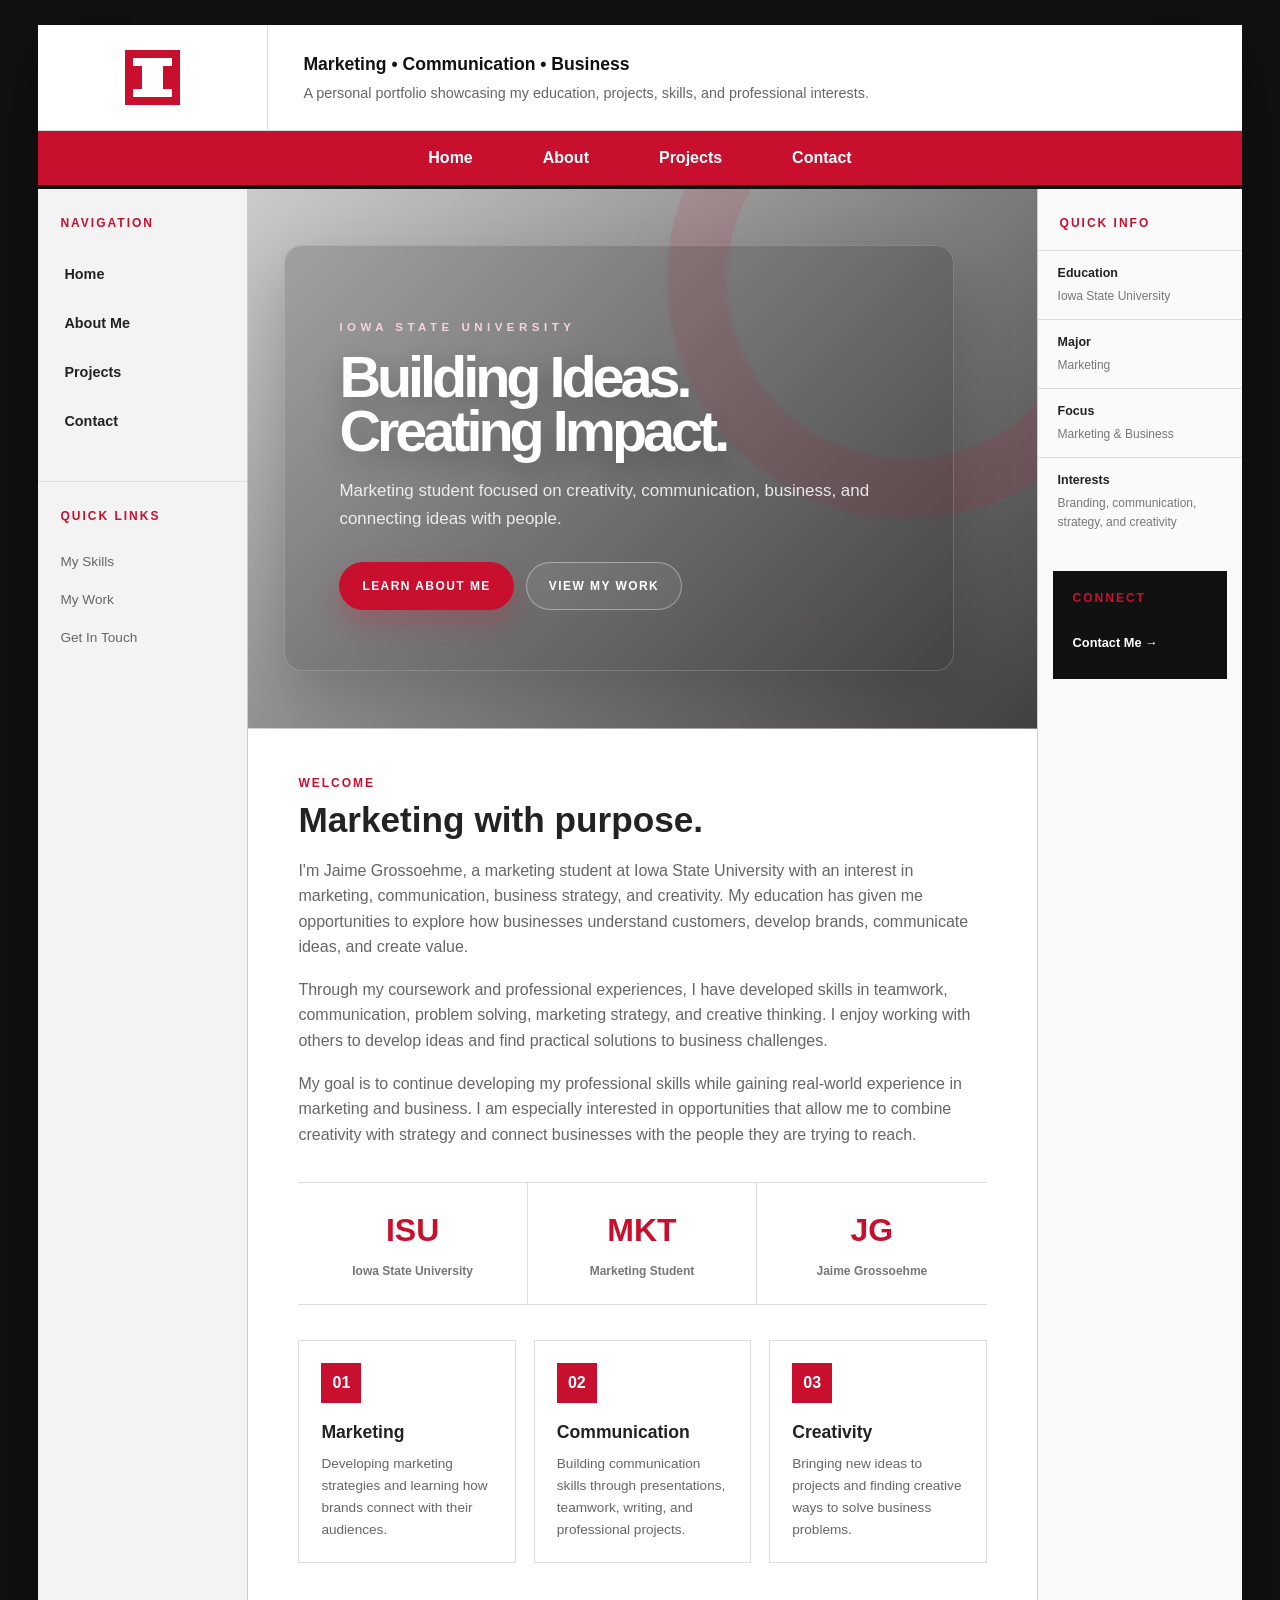
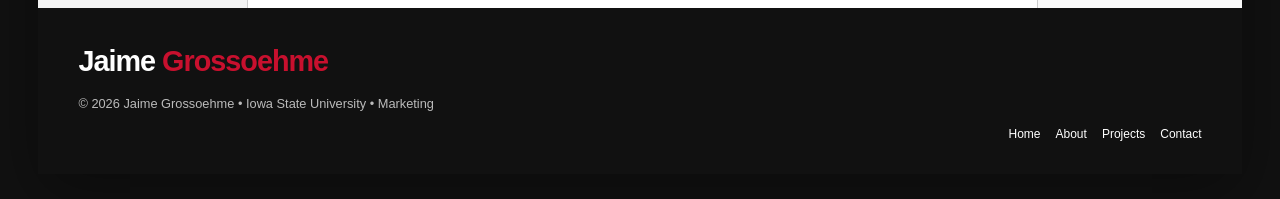
<file: index.html>
<!DOCTYPE html>
<html lang="en">

<head>
    <meta charset="UTF-8">
    <meta name="viewport" content="width=device-width, initial-scale=1.0">

    <title>Jaime Grossoehme | Marketing Student</title>

    <link rel="stylesheet" href="styles.css">
    <link rel="stylesheet" href="styles-professional.css">
</head>

<body>

<div class="site-wrapper">

    <!-- ================= HEADER ================= -->

    <header class="site-header">

        <a href="index.html" class="brand">

            <div class="brand-logo" aria-label="Iowa State inspired logo"></div>

            <div class="brand-text">
                <span class="brand-name">Jaime Grossoehme</span>

                <span class="brand-subtitle">
                    Marketing Student • Iowa State University
                </span>
            </div>

        </a>

        <div class="header-info">

            <strong>Marketing • Communication • Business</strong>

            <p>
                A personal portfolio showcasing my education,
                projects, skills, and professional interests.
            </p>

        </div>

    </header>


    <!-- ================= PRIMARY NAVIGATION ================= -->

    <nav id="main-nav"></nav>


    <!-- ================= MAIN WEBSITE LAYOUT ================= -->

    <div class="website-layout">


        <!-- ================= LEFT SIDEBAR ================= -->

        <aside class="left-sidebar">

            <div class="sidebar-title">
                NAVIGATION
            </div>

            <nav class="side-nav">

                <a href="index.html">Home</a>

                <a href="about.html">About Me</a>

                <a href="projects.html">Projects</a>

                <a href="contact.html">Contact</a>

            </nav>


            <div class="sidebar-section">

                <div class="sidebar-title">
                    QUICK LINKS
                </div>

                <a href="about.html">My Skills</a>

                <a href="projects.html">My Work</a>

                <a href="contact.html">Get In Touch</a>

            </div>

        </aside>



        <!-- ================= MAIN CONTENT ================= -->

        <main class="main-content">

            <!-- Hero image / visual -->

            <section class="hero-image">

                <div class="hero-image-content">

                    <div class="eyebrow">
                        IOWA STATE UNIVERSITY
                    </div>

                    <h1>
                        Building Ideas.<br>
                        Creating Impact.
                    </h1>

                    <p>
                        Marketing student focused on creativity,
                        communication, business, and connecting
                        ideas with people.
                    </p>

                    <div class="hero-buttons">

                        <a href="about.html" class="button">
                            Learn About Me
                        </a>

                        <a href="projects.html" class="button-outline">
                            View My Work
                        </a>

                    </div>

                </div>

            </section>


            <!-- Main content -->

            <section class="main-content-section">

                <div class="section-label">
                    WELCOME
                </div>

                <h2>
                    Marketing with purpose.
                </h2>

                <p>
                    I'm Jaime Grossoehme, a marketing student at Iowa State
                    University with an interest in marketing, communication,
                    business strategy, and creativity. My education has given
                    me opportunities to explore how businesses understand
                    customers, develop brands, communicate ideas, and create
                    value.
                </p>

                <p>
                    Through my coursework and professional experiences, I have
                    developed skills in teamwork, communication, problem
                    solving, marketing strategy, and creative thinking. I enjoy
                    working with others to develop ideas and find practical
                    solutions to business challenges.
                </p>

                <p>
                    My goal is to continue developing my professional skills
                    while gaining real-world experience in marketing and
                    business. I am especially interested in opportunities that
                    allow me to combine creativity with strategy and connect
                    businesses with the people they are trying to reach.
                </p>


                <!-- Stats -->

                <div class="stats">

                    <div class="stat">

                        <span class="stat-number">
                            ISU
                        </span>

                        <span class="stat-label">
                            Iowa State University
                        </span>

                    </div>


                    <div class="stat">

                        <span class="stat-number">
                            MKT
                        </span>

                        <span class="stat-label">
                            Marketing Student
                        </span>

                    </div>


                    <div class="stat">

                        <span class="stat-number">
                            JG
                        </span>

                        <span class="stat-label">
                            Jaime Grossoehme
                        </span>

                    </div>

                </div>


                <!-- Feature cards -->

                <div class="card-grid">

                    <div class="card">

                        <div class="card-icon">
                            01
                        </div>

                        <h3>
                            Marketing
                        </h3>

                        <p>
                            Developing marketing strategies and learning how
                            brands connect with their audiences.
                        </p>

                    </div>


                    <div class="card">

                        <div class="card-icon">
                            02
                        </div>

                        <h3>
                            Communication
                        </h3>

                        <p>
                            Building communication skills through presentations,
                            teamwork, writing, and professional projects.
                        </p>

                    </div>


                    <div class="card">

                        <div class="card-icon">
                            03
                        </div>

                        <h3>
                            Creativity
                        </h3>

                        <p>
                            Bringing new ideas to projects and finding creative
                            ways to solve business problems.
                        </p>

                    </div>

                </div>

            </section>

        </main>



        <!-- ================= RIGHT SIDEBAR ================= -->

        <aside class="right-sidebar">

            <div class="sticky-content">

                <div class="sidebar-title">
                    QUICK INFO
                </div>

                <div class="info-item">

                    <strong>Education</strong>

                    <span>
                        Iowa State University
                    </span>

                </div>


                <div class="info-item">

                    <strong>Major</strong>

                    <span>
                        Marketing
                    </span>

                </div>


                <div class="info-item">

                    <strong>Focus</strong>

                    <span>
                        Marketing & Business
                    </span>

                </div>


                <div class="info-item">

                    <strong>Interests</strong>

                    <span>
                        Branding, communication,
                        strategy, and creativity
                    </span>

                </div>


                <div class="social-box">

                    <div class="sidebar-title">
                        CONNECT
                    </div>

                    <a href="contact.html">
                        Contact Me →
                    </a>

                </div>

            </div>

        </aside>

    </div>



    <!-- ================= FOOTER ================= -->

    <footer>

        <div class="footer-brand">
            Jaime <span>Grossoehme</span>
        </div>

        <p>
            © 2026 Jaime Grossoehme • Iowa State University • Marketing
        </p>

        <div class="footer-links">

            <a href="index.html">Home</a>

            <a href="about.html">About</a>

            <a href="projects.html">Projects</a>

            <a href="contact.html">Contact</a>

        </div>

    </footer>

</div>


<script src="nav.js"></script>

</body>
</html>
</file>
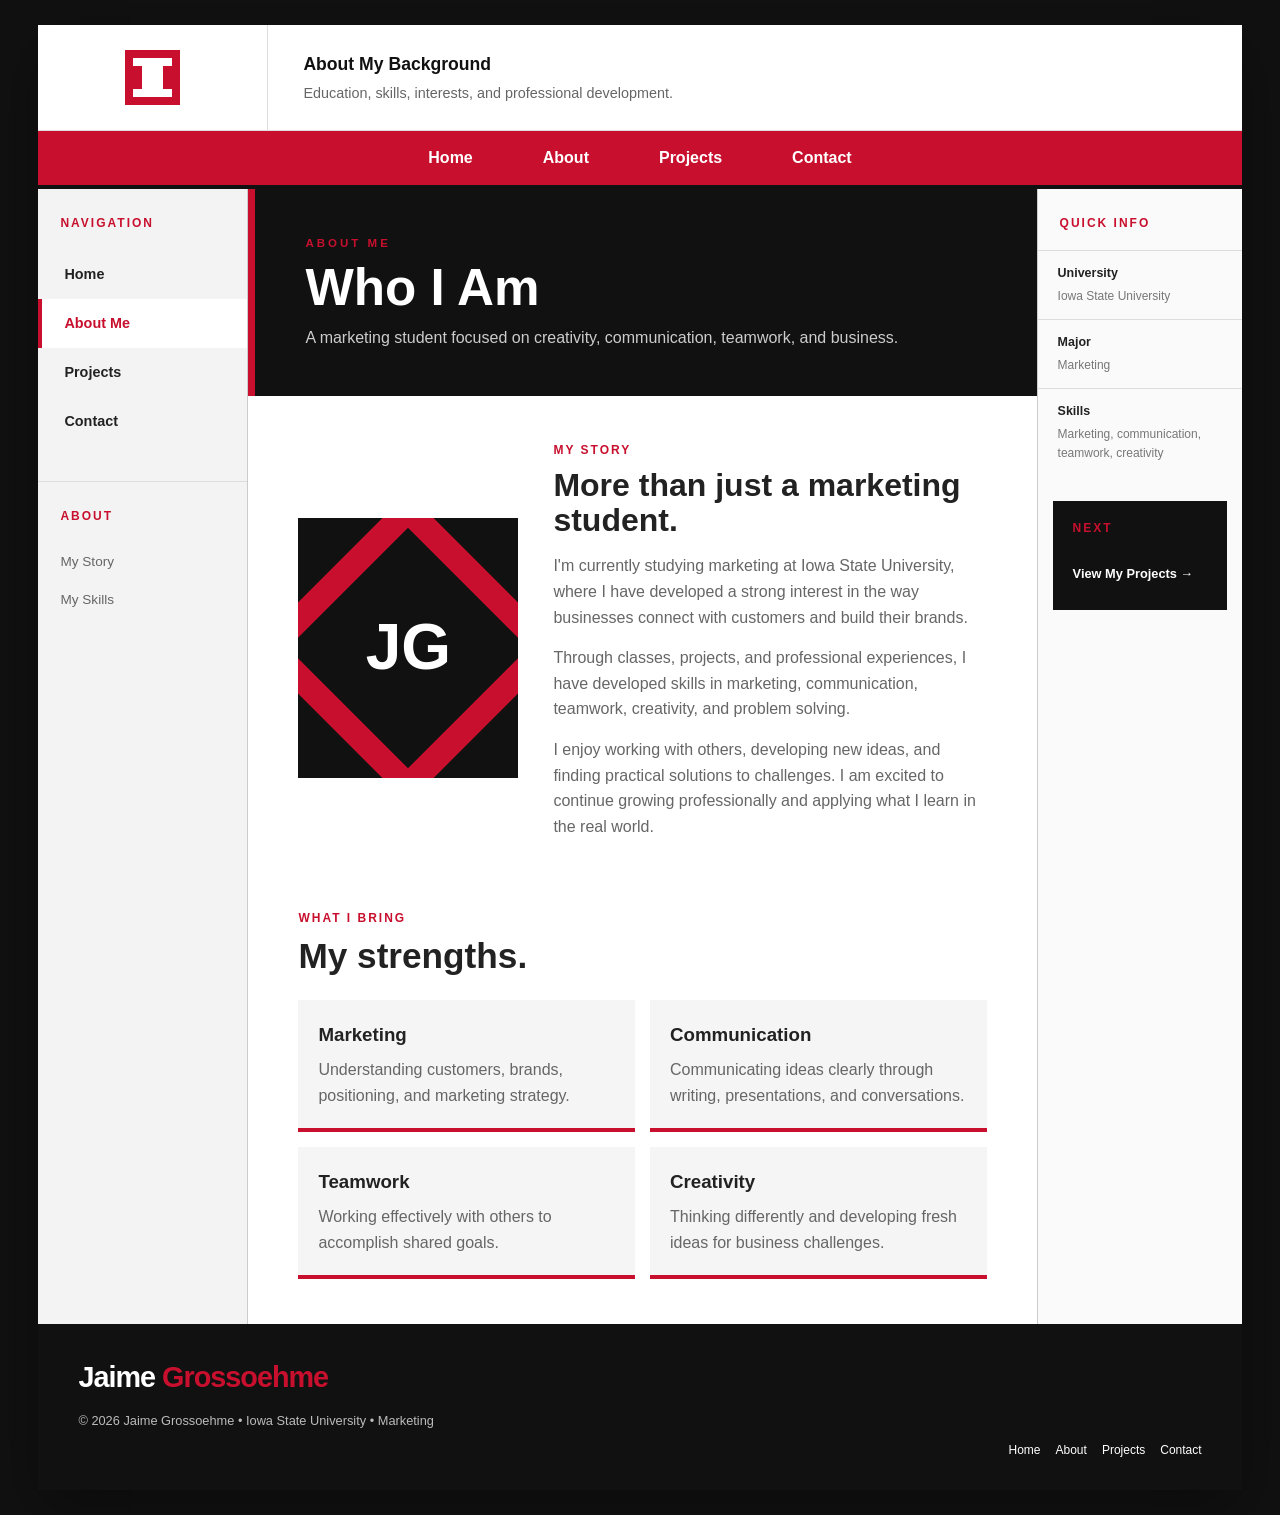
<file: about.html>
<!DOCTYPE html>
<html lang="en">

<head>

    <meta charset="UTF-8">
    <meta name="viewport" content="width=device-width, initial-scale=1.0">

    <title>About | Jaime Grossoehme</title>

    <link rel="stylesheet" href="styles.css">

</head>

<body>

<div class="site-wrapper">


    <!-- HEADER -->

    <header class="site-header">

        <a href="index.html" class="brand">

            <div class="brand-logo" aria-label="Iowa State inspired logo"></div>

            <div class="brand-text">

                <span class="brand-name">
                    Jaime Grossoehme
                </span>

                <span class="brand-subtitle">
                    Marketing Student • Iowa State University
                </span>

            </div>

        </a>


        <div class="header-info">

            <strong>
                About My Background
            </strong>

            <p>
                Education, skills, interests, and professional development.
            </p>

        </div>

    </header>


    <!-- NAVIGATION -->

    <nav id="main-nav"></nav>


    <!-- THREE COLUMN LAYOUT -->

    <div class="website-layout">


        <!-- LEFT -->

        <aside class="left-sidebar">

            <div class="sidebar-title">
                NAVIGATION
            </div>

            <nav class="side-nav">

                <a href="index.html">
                    Home
                </a>

                <a href="about.html" class="active">
                    About Me
                </a>

                <a href="projects.html">
                    Projects
                </a>

                <a href="contact.html">
                    Contact
                </a>

            </nav>


            <div class="sidebar-section">

                <div class="sidebar-title">
                    ABOUT
                </div>

                <a href="#story">
                    My Story
                </a>

                <a href="#skills">
                    My Skills
                </a>

            </div>

        </aside>



        <!-- CENTER -->

        <main class="main-content">


            <section class="page-hero">

                <div class="eyebrow">
                    ABOUT ME
                </div>

                <h1>
                    Who I Am
                </h1>

                <p>
                    A marketing student focused on creativity,
                    communication, teamwork, and business.
                </p>

            </section>


            <section class="main-content-section" id="story">

                <div class="about-grid">

                    <div class="about-image">

                        <div class="about-initials">
                            JG
                        </div>

                    </div>


                    <div class="about-text">

                        <div class="section-label">
                            MY STORY
                        </div>

                        <h2>
                            More than just a marketing student.
                        </h2>

                        <p>
                            I'm currently studying marketing at Iowa State
                            University, where I have developed a strong
                            interest in the way businesses connect with
                            customers and build their brands.
                        </p>

                        <p>
                            Through classes, projects, and professional
                            experiences, I have developed skills in marketing,
                            communication, teamwork, creativity, and problem
                            solving.
                        </p>

                        <p>
                            I enjoy working with others, developing new ideas,
                            and finding practical solutions to challenges.
                            I am excited to continue growing professionally
                            and applying what I learn in the real world.
                        </p>

                    </div>

                </div>


                <div class="skills" id="skills">

                    <div class="section-label">
                        WHAT I BRING
                    </div>

                    <h2>
                        My strengths.
                    </h2>


                    <div class="skill-grid">

                        <div class="skill">

                            <h3>
                                Marketing
                            </h3>

                            <p>
                                Understanding customers, brands, positioning,
                                and marketing strategy.
                            </p>

                        </div>


                        <div class="skill">

                            <h3>
                                Communication
                            </h3>

                            <p>
                                Communicating ideas clearly through writing,
                                presentations, and conversations.
                            </p>

                        </div>


                        <div class="skill">

                            <h3>
                                Teamwork
                            </h3>

                            <p>
                                Working effectively with others to accomplish
                                shared goals.
                            </p>

                        </div>


                        <div class="skill">

                            <h3>
                                Creativity
                            </h3>

                            <p>
                                Thinking differently and developing fresh
                                ideas for business challenges.
                            </p>

                        </div>

                    </div>

                </div>

            </section>

        </main>



        <!-- RIGHT -->

        <aside class="right-sidebar">

            <div class="sticky-content">

                <div class="sidebar-title">
                    QUICK INFO
                </div>

                <div class="info-item">

                    <strong>
                        University
                    </strong>

                    <span>
                        Iowa State University
                    </span>

                </div>

                <div class="info-item">

                    <strong>
                        Major
                    </strong>

                    <span>
                        Marketing
                    </span>

                </div>

                <div class="info-item">

                    <strong>
                        Skills
                    </strong>

                    <span>
                        Marketing, communication,
                        teamwork, creativity
                    </span>

                </div>


                <div class="social-box">

                    <div class="sidebar-title">
                        NEXT
                    </div>

                    <a href="projects.html">
                        View My Projects →
                    </a>

                </div>

            </div>

        </aside>

    </div>



    <!-- FOOTER -->

    <footer>

        <div class="footer-brand">
            Jaime <span>Grossoehme</span>
        </div>

        <p>
            © 2026 Jaime Grossoehme • Iowa State University • Marketing
        </p>

        <div class="footer-links">

            <a href="index.html">Home</a>

            <a href="about.html">About</a>

            <a href="projects.html">Projects</a>

            <a href="contact.html">Contact</a>

        </div>

    </footer>

</div>


<script src="nav.js"></script>

</body>
</html>
</file>
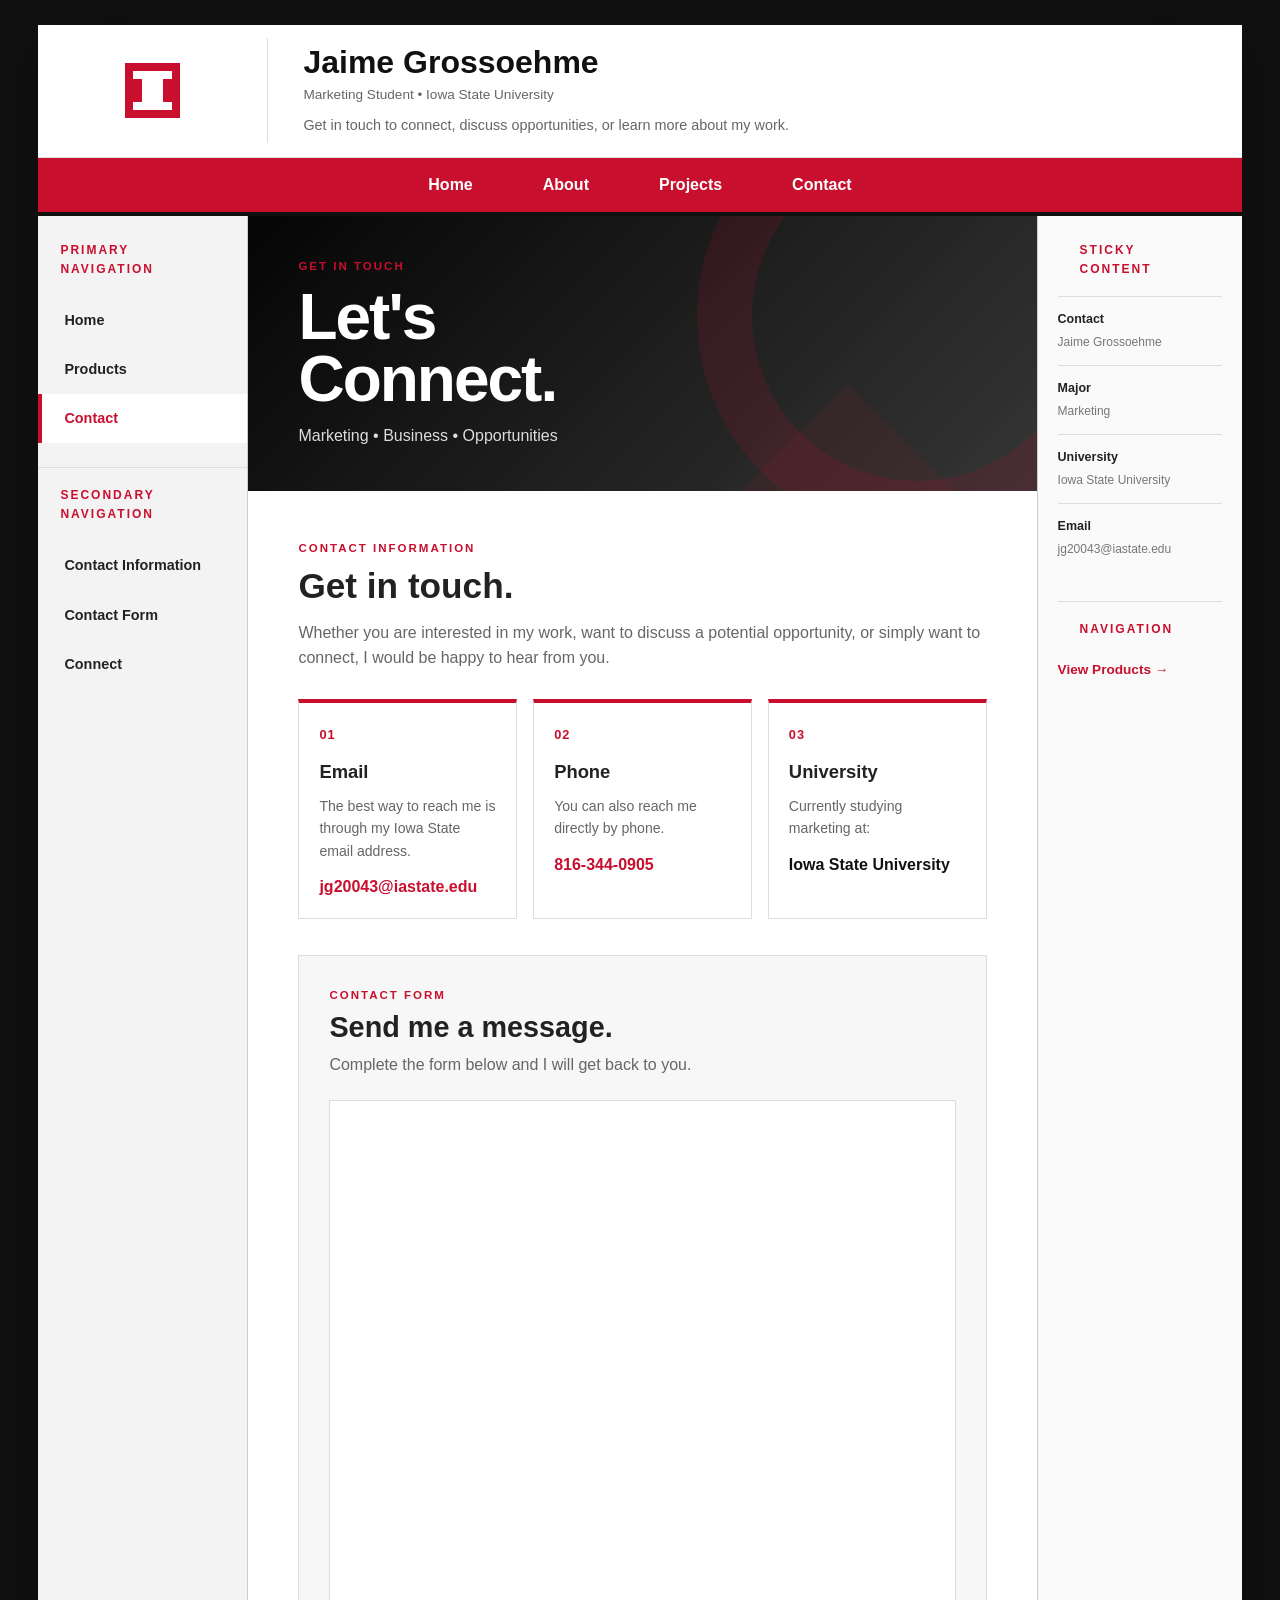
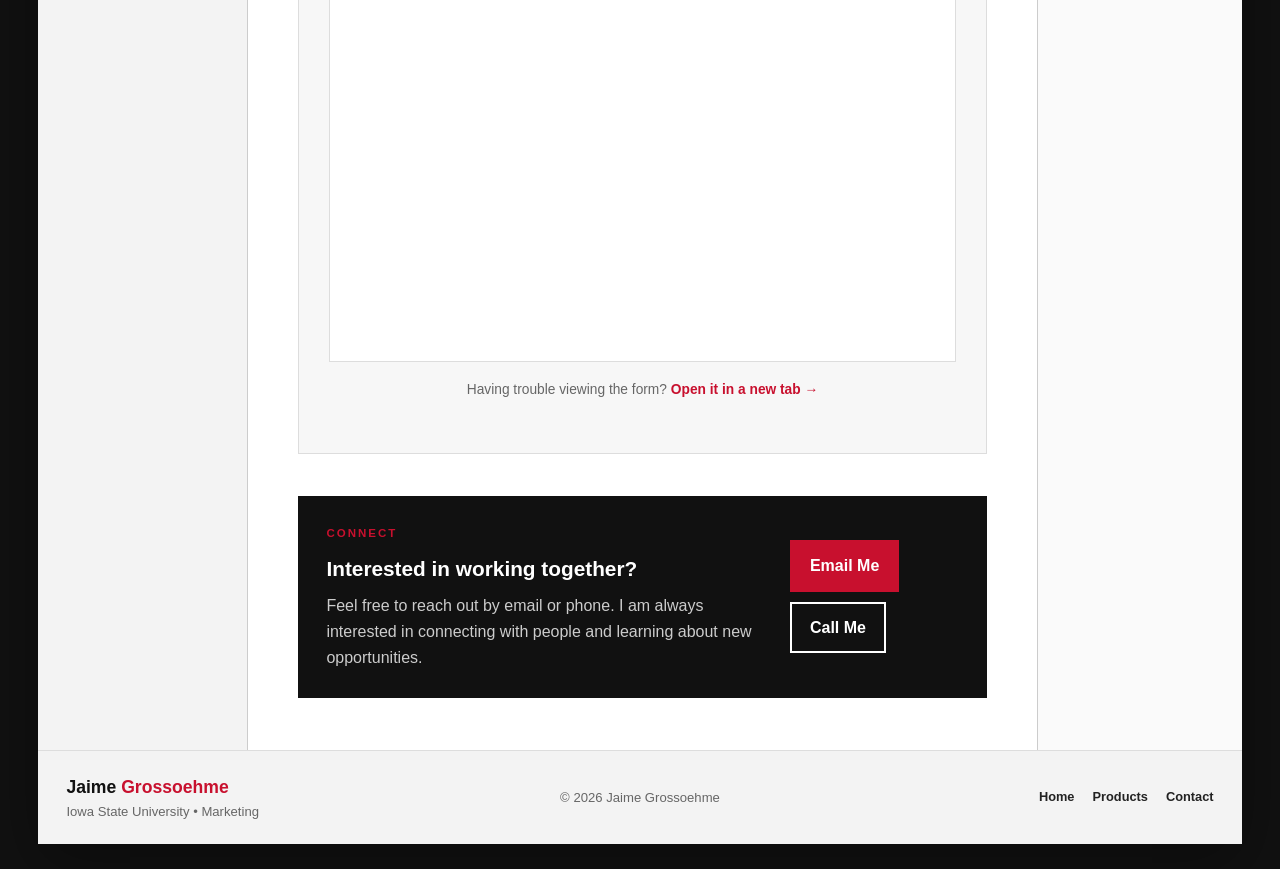
<file: contact.html>
<!DOCTYPE html>
<html lang="en">

<head>
    <meta charset="UTF-8">
    <meta name="viewport" content="width=device-width, initial-scale=1.0">
    <title>Contact | Jaime Grossoehme</title>
    <link rel="stylesheet" href="styles.css">

    <style>
        /* Contact page refinements to match the original portfolio aesthetic */

        body {
            background: #111111;
        }

        .site-wrapper {
            overflow: hidden;
        }

        .top-header {
            display: grid;
            grid-template-columns: 230px 1fr;
            align-items: center;
            min-height: 105px;
            border-bottom: 1px solid #dddddd;
            background: #ffffff;
        }

        .logo-area {
            height: 105px;
            display: flex;
            align-items: center;
            justify-content: center;
            border-right: 1px solid #dddddd;
        }

        .logo-link {
            display: inline-flex;
            align-items: center;
            justify-content: center;
            width: 100%;
            height: 100%;
        }

        .brand-logo {
            width: 55px;
            height: 55px;
            background: #c8102e;
            position: relative;
            overflow: hidden;
            flex-shrink: 0;
        }

        .brand-logo::before {
            content: "";
            position: absolute;
            width: 21px;
            height: 37px;
            background: #ffffff;
            top: 9px;
            left: 17px;
        }

        .brand-logo::after {
            content: "";
            position: absolute;
            width: 39px;
            height: 8px;
            background: #ffffff;
            top: 8px;
            left: 8px;
            box-shadow: 0 31px 0 #ffffff;
        }

        .header-information {
            padding: 20px 35px;
        }

        .header-information h1 {
            font-size: clamp(1.6rem, 2.5vw, 2.25rem);
            line-height: 1.1;
            margin-bottom: 4px;
            color: #111111;
        }

        .header-subtitle {
            font-size: 0.85rem;
            color: #666666;
            margin-bottom: 8px;
        }

        .header-description {
            color: #666666;
            font-size: 0.9rem;
            max-width: 700px;
        }

        .page-layout {
            display: grid;
            grid-template-columns: 210px minmax(0, 1fr) 205px;
            min-height: 700px;
            align-items: stretch;
        }

        .left-column,
        .right-column {
            background: #f3f3f3;
        }

        .left-column {
            border-right: 1px solid #cccccc;
            padding: 25px 0;
        }

        .right-column {
            border-left: 1px solid #cccccc;
            padding: 25px 0;
            background: #fafafa;
        }

        .sidebar-heading {
            color: #c8102e;
            font-size: 0.75rem;
            font-weight: 900;
            letter-spacing: 2px;
            padding: 0 22px 12px;
            margin-bottom: 5px;
        }

        .sidebar-navigation {
            display: flex;
            flex-direction: column;
        }

        .sidebar-navigation a {
            color: #222222;
            text-decoration: none;
            padding: 13px 22px;
            border-left: 4px solid transparent;
            font-weight: 700;
            font-size: 0.9rem;
            transition: all 0.2s ease;
        }

        .sidebar-navigation a:hover,
        .sidebar-navigation a.active {
            background: #ffffff;
            color: #c8102e;
            border-left-color: #c8102e;
        }

        .sidebar-divider {
            margin: 24px 0 18px;
            border-top: 1px solid #dddddd;
        }

        .main-column {
            background: #ffffff;
            min-width: 0;
        }

        .hero-image {
            min-height: 275px;
            display: flex;
            align-items: center;
            position: relative;
            overflow: hidden;
            background: linear-gradient(135deg, rgba(0, 0, 0, 0.98), rgba(45, 45, 45, 0.96));
            color: #ffffff;
            padding: 0 50px;
        }

        .hero-image::before {
            content: "";
            position: absolute;
            width: 330px;
            height: 330px;
            border: 55px solid rgba(200, 16, 46, 0.14);
            border-radius: 50%;
            right: -100px;
            top: -120px;
        }

        .hero-image::after {
            content: "";
            position: absolute;
            width: 180px;
            height: 180px;
            background: #c8102e;
            opacity: 0.08;
            transform: rotate(45deg);
            right: 100px;
            bottom: -110px;
        }

        .hero-content {
            position: relative;
            z-index: 1;
            max-width: 700px;
        }

        .eyebrow,
        .section-label {
            color: #c8102e;
            font-size: 0.72rem;
            font-weight: 900;
            letter-spacing: 2px;
        }

        .hero-content h2 {
            margin: 8px 0 12px;
            font-size: clamp(2.5rem, 5vw, 4.1rem);
            line-height: 0.98;
            letter-spacing: -2px;
        }

        .hero-content p {
            color: #dddddd;
            font-size: 1rem;
            margin: 0;
        }

        .main-content {
            padding: 48px 50px 52px;
            background: #ffffff;
        }

        .main-content h2 {
            margin: 10px 0 14px;
            font-size: 2.2rem;
            line-height: 1.1;
        }

        .main-content > p {
            max-width: 700px;
            margin-bottom: 28px;
            color: #666666;
        }

        .contact-details-grid {
            display: grid;
            grid-template-columns: repeat(3, minmax(0, 1fr));
            gap: 16px;
            margin-bottom: 36px;
        }

        .contact-box {
            border: 1px solid #dddddd;
            border-top: 4px solid #c8102e;
            background: #ffffff;
            padding: 22px 20px 18px;
            transition: all 0.25s ease;
        }

        .contact-box:hover {
            transform: translateY(-3px);
            box-shadow: 0 12px 25px rgba(0, 0, 0, 0.08);
        }

        .contact-number {
            margin-bottom: 12px;
            color: #c8102e;
            font-size: 0.8rem;
            font-weight: 900;
            letter-spacing: 1px;
        }

        .contact-box h3 {
            margin-bottom: 8px;
            font-size: 1.15rem;
        }

        .contact-box p {
            color: #666666;
            font-size: 0.88rem;
            margin-bottom: 12px;
        }

        .contact-box a {
            color: #c8102e;
            text-decoration: none;
            font-weight: 700;
            word-break: break-word;
        }

        .contact-box strong {
            color: #111111;
        }

        .contact-form-embed {
            padding: 30px;
            background: #f7f7f7;
            border: 1px solid #dddddd;
            margin-top: 8px;
        }

        .contact-form-embed h2 {
            margin-top: 8px;
            margin-bottom: 8px;
            font-size: 1.8rem;
        }

        .contact-form-embed > p {
            color: #666666;
            margin-bottom: 22px;
        }

        .contact-form-frame {
            overflow: hidden;
            border: 1px solid #dddddd;
            background: #ffffff;
            min-height: 860px;
        }

        .contact-form-frame iframe {
            display: block;
            width: 100%;
            min-height: 860px;
            border: 0;
            background: #ffffff;
        }

        .form-fallback {
            margin-top: 17px;
            text-align: center;
            font-size: 0.86rem;
            color: #666666;
        }

        .form-fallback a {
            color: #c8102e;
            text-decoration: none;
            font-weight: 700;
        }

        .contact-callout {
            display: flex;
            align-items: center;
            justify-content: space-between;
            gap: 25px;
            margin-top: 42px;
            background: #111111;
            color: #ffffff;
            padding: 28px;
        }

        .contact-callout h3 {
            margin: 10px 0 8px;
            font-size: 1.3rem;
        }

        .contact-callout p {
            color: #cccccc;
            max-width: 560px;
        }

        .contact-buttons {
            display: flex;
            flex-wrap: wrap;
            gap: 10px;
        }

        .contact-button {
            display: inline-block;
            background: #c8102e;
            color: #ffffff;
            text-decoration: none;
            font-weight: 800;
            padding: 11px 18px;
            border: 2px solid #c8102e;
            transition: all 0.2s ease;
            white-space: nowrap;
        }

        .contact-button:hover {
            background: #a80d27;
            border-color: #a80d27;
        }

        .contact-button.dark {
            background: transparent;
            border-color: #ffffff;
        }

        .contact-button.dark:hover {
            background: #ffffff;
            color: #111111;
        }

        .sticky-content {
            position: sticky;
            top: 20px;
            padding: 0 20px;
        }

        .sticky-item {
            padding: 13px 0;
            border-top: 1px solid #dddddd;
        }

        .sticky-item strong {
            display: block;
            font-size: 0.78rem;
            margin-bottom: 3px;
            color: #222222;
        }

        .sticky-item p {
            color: #777777;
            font-size: 0.75rem;
        }

        .social-section {
            margin-top: 28px;
            padding-top: 18px;
            border-top: 1px solid #dddddd;
        }

        .social-section a {
            color: #c8102e;
            text-decoration: none;
            font-weight: 700;
            font-size: 0.85rem;
        }

        footer {
            display: grid;
            grid-template-columns: 1fr auto 1fr;
            align-items: center;
            gap: 16px;
            padding: 22px 28px;
            background: #f3f3f3;
            border-top: 1px solid #dddddd;
        }

        .footer-left,
        .footer-center,
        .footer-right {
            display: flex;
            align-items: center;
        }

        .footer-left {
            flex-direction: column;
            align-items: flex-start;
        }

        .footer-left strong {
            font-size: 1.1rem;
            color: #111111;
        }

        .footer-left span {
            color: #c8102e;
        }

        .footer-left p,
        .footer-center p {
            color: #666666;
            font-size: 0.82rem;
            margin: 0;
        }

        .footer-center {
            justify-content: center;
        }

        .footer-right {
            justify-content: flex-end;
            gap: 18px;
        }

        .footer-right a {
            color: #222222;
            text-decoration: none;
            font-size: 0.8rem;
            font-weight: 700;
        }

        @media (max-width: 980px) {
            .page-layout {
                grid-template-columns: 190px minmax(0, 1fr);
            }

            .right-column {
                display: none;
            }
        }

        @media (max-width: 760px) {
            .page-layout {
                display: block;
            }

            .left-column {
                display: none;
            }

            .top-header {
                grid-template-columns: 1fr;
            }

            .logo-area {
                border-right: none;
                border-bottom: 1px solid #dddddd;
            }

            .header-information {
                padding: 18px 22px;
            }

            .hero-image,
            .main-content {
                padding-left: 22px;
                padding-right: 22px;
            }

            .contact-details-grid {
                grid-template-columns: 1fr;
            }

            .contact-callout {
                flex-direction: column;
                align-items: flex-start;
            }

            footer {
                grid-template-columns: 1fr;
                text-align: center;
            }

            .footer-left,
            .footer-center,
            .footer-right {
                justify-content: center;
                width: 100%;
            }

            .footer-left {
                align-items: center;
            }
        }
    </style>
</head>

<body>

<div class="site-wrapper">

    <header class="top-header">

        <div class="logo-area">
            <a href="index.html" class="logo-link" aria-label="Home page">
                <div class="brand-logo" aria-hidden="true"></div>
            </a>
        </div>

        <div class="header-information">
            <h1>Jaime Grossoehme</h1>
            <p class="header-subtitle">Marketing Student • Iowa State University</p>
            <p class="header-description">Get in touch to connect, discuss opportunities, or learn more about my work.</p>
        </div>

    </header>

    <nav id="main-nav" aria-label="Primary navigation"></nav>

    <div class="page-layout">

        <aside class="left-column">

            <div class="sidebar-heading">PRIMARY NAVIGATION</div>

            <nav class="sidebar-navigation">
                <a href="index.html">Home</a>
                <a href="projects.html">Products</a>
                <a href="contact.html" class="active">Contact</a>
            </nav>

            <div class="sidebar-divider"></div>

            <div class="sidebar-heading">SECONDARY NAVIGATION</div>

            <nav class="sidebar-navigation">
                <a href="#contact-info">Contact Information</a>
                <a href="#contact-form">Contact Form</a>
                <a href="#connect">Connect</a>
            </nav>

        </aside>

        <main class="main-column">

            <section class="hero-image">
                <div class="hero-content">
                    <div class="eyebrow">GET IN TOUCH</div>
                    <h2>Let's<br>Connect.</h2>
                    <p>Marketing • Business • Opportunities</p>
                </div>
            </section>

            <section class="main-content" id="contact-info">

                <div class="section-label">CONTACT INFORMATION</div>
                <h2>Get in touch.</h2>

                <p>
                    Whether you are interested in my work, want to discuss a potential opportunity,
                    or simply want to connect, I would be happy to hear from you.
                </p>

                <div class="contact-details-grid">

                    <div class="contact-box">
                        <div class="contact-number">01</div>
                        <h3>Email</h3>
                        <p>The best way to reach me is through my Iowa State email address.</p>
                        <a href="mailto:jg20043@iastate.edu">jg20043@iastate.edu</a>
                    </div>

                    <div class="contact-box">
                        <div class="contact-number">02</div>
                        <h3>Phone</h3>
                        <p>You can also reach me directly by phone.</p>
                        <a href="tel:8163440905">816-344-0905</a>
                    </div>

                    <div class="contact-box">
                        <div class="contact-number">03</div>
                        <h3>University</h3>
                        <p>Currently studying marketing at:</p>
                        <strong>Iowa State University</strong>
                    </div>

                </div>

                <div class="contact-form-embed" id="contact-form">
                    <div class="section-label">CONTACT FORM</div>
                    <h2>Send me a message.</h2>
                    <p>Complete the form below and I will get back to you.</p>

                    <div class="contact-form-frame">
                        <iframe
                            src="https://forms.gle/zjKZ9p4RQcHyTpCj9"
                            title="Contact form"
                            loading="lazy"
                            allowfullscreen>
                            Loading…
                        </iframe>
                    </div>

                    <p class="form-fallback">
                        Having trouble viewing the form?
                        <a href="https://forms.gle/zjKZ9p4RQcHyTpCj9" target="_blank" rel="noopener noreferrer">Open it in a new tab →</a>
                    </p>
                </div>

                <div class="contact-callout" id="connect">
                    <div>
                        <div class="section-label">CONNECT</div>
                        <h3>Interested in working together?</h3>
                        <p>
                            Feel free to reach out by email or phone. I am always interested in
                            connecting with people and learning about new opportunities.
                        </p>
                    </div>

                    <div class="contact-buttons">
                        <a href="mailto:jg20043@iastate.edu" class="contact-button">Email Me</a>
                        <a href="tel:8163440905" class="contact-button dark">Call Me</a>
                    </div>
                </div>

            </section>

        </main>

        <aside class="right-column">
            <div class="sticky-content">

                <div class="sidebar-heading">STICKY CONTENT</div>

                <div class="sticky-item">
                    <strong>Contact</strong>
                    <p>Jaime Grossoehme</p>
                </div>

                <div class="sticky-item">
                    <strong>Major</strong>
                    <p>Marketing</p>
                </div>

                <div class="sticky-item">
                    <strong>University</strong>
                    <p>Iowa State University</p>
                </div>

                <div class="sticky-item">
                    <strong>Email</strong>
                    <p>jg20043@iastate.edu</p>
                </div>

                <div class="social-section">
                    <div class="sidebar-heading">NAVIGATION</div>
                    <a href="projects.html">View Products →</a>
                </div>

            </div>
        </aside>

    </div>

    <footer>
        <div class="footer-left">
            <strong>Jaime <span>Grossoehme</span></strong>
            <p>Iowa State University • Marketing</p>
        </div>

        <div class="footer-center">
            <p>© 2026 Jaime Grossoehme</p>
        </div>

        <div class="footer-right">
            <a href="index.html">Home</a>
            <a href="projects.html">Products</a>
            <a href="contact.html">Contact</a>
        </div>
    </footer>

</div>

<script src="nav.js"></script>

</body>
</html>
</file>
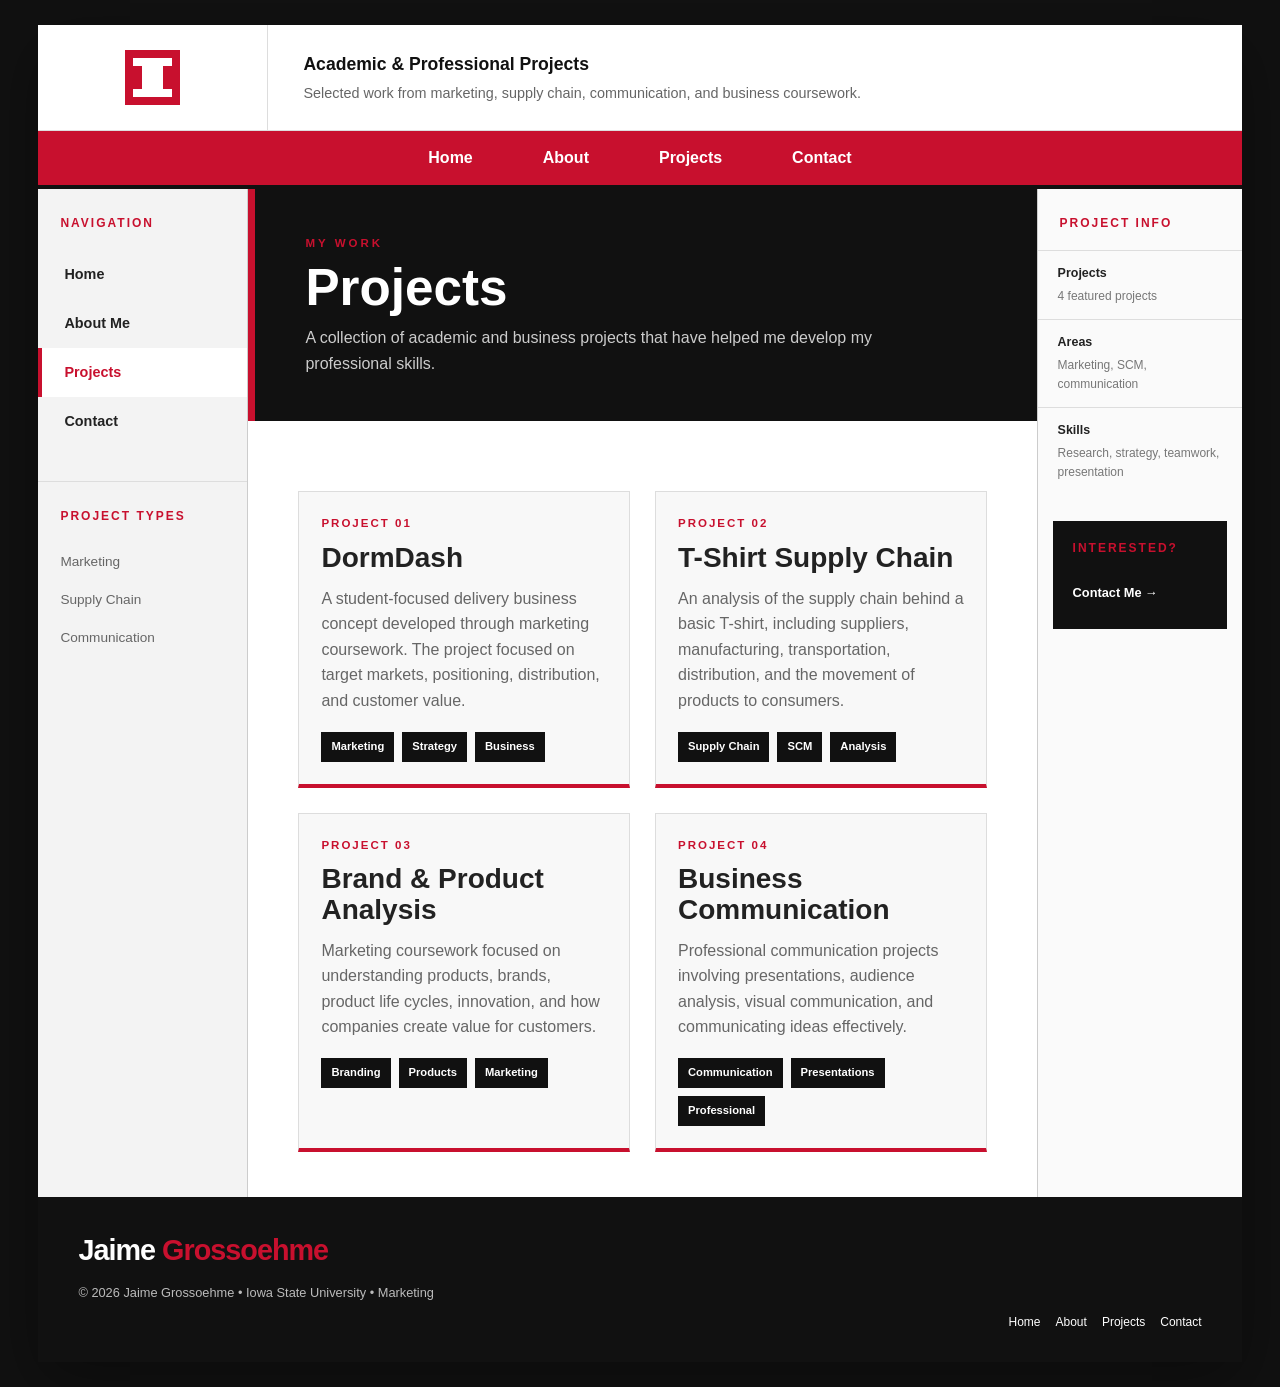
<file: projects.html>
<!DOCTYPE html>
<html lang="en">

<head>

    <meta charset="UTF-8">
    <meta name="viewport" content="width=device-width, initial-scale=1.0">

    <title>Projects | Jaime Grossoehme</title>

    <link rel="stylesheet" href="styles.css">

</head>

<body>

<div class="site-wrapper">


    <!-- HEADER -->

    <header class="site-header">

        <a href="index.html" class="brand">

            <div class="brand-logo" aria-label="Iowa State inspired logo"></div>

            <div class="brand-text">

                <span class="brand-name">
                    Jaime Grossoehme
                </span>

                <span class="brand-subtitle">
                    Marketing Student • Iowa State University
                </span>

            </div>

        </a>


        <div class="header-info">

            <strong>
                Academic & Professional Projects
            </strong>

            <p>
                Selected work from marketing, supply chain,
                communication, and business coursework.
            </p>

        </div>

    </header>


    <!-- NAVIGATION -->

    <nav id="main-nav"></nav>


    <!-- THREE COLUMN LAYOUT -->

    <div class="website-layout">


        <!-- LEFT -->

        <aside class="left-sidebar">

            <div class="sidebar-title">
                NAVIGATION
            </div>

            <nav class="side-nav">

                <a href="index.html">
                    Home
                </a>

                <a href="about.html">
                    About Me
                </a>

                <a href="projects.html" class="active">
                    Projects
                </a>

                <a href="contact.html">
                    Contact
                </a>

            </nav>


            <div class="sidebar-section">

                <div class="sidebar-title">
                    PROJECT TYPES
                </div>

                <a href="#marketing">
                    Marketing
                </a>

                <a href="#supply-chain">
                    Supply Chain
                </a>

                <a href="#communication">
                    Communication
                </a>

            </div>

        </aside>



        <!-- CENTER -->

        <main class="main-content">


            <section class="page-hero">

                <div class="eyebrow">
                    MY WORK
                </div>

                <h1>
                    Projects
                </h1>

                <p>
                    A collection of academic and business projects
                    that have helped me develop my professional skills.
                </p>

            </section>


            <section class="main-content-section">


                <div class="project-grid">


                    <div class="project-card" id="marketing">

                        <div class="project-number">
                            PROJECT 01
                        </div>

                        <h2>
                            DormDash
                        </h2>

                        <p>
                            A student-focused delivery business concept
                            developed through marketing coursework. The
                            project focused on target markets, positioning,
                            distribution, and customer value.
                        </p>

                        <div class="project-tags">

                            <span>
                                Marketing
                            </span>

                            <span>
                                Strategy
                            </span>

                            <span>
                                Business
                            </span>

                        </div>

                    </div>



                    <div class="project-card" id="supply-chain">

                        <div class="project-number">
                            PROJECT 02
                        </div>

                        <h2>
                            T-Shirt Supply Chain
                        </h2>

                        <p>
                            An analysis of the supply chain behind a basic
                            T-shirt, including suppliers, manufacturing,
                            transportation, distribution, and the movement
                            of products to consumers.
                        </p>

                        <div class="project-tags">

                            <span>
                                Supply Chain
                            </span>

                            <span>
                                SCM
                            </span>

                            <span>
                                Analysis
                            </span>

                        </div>

                    </div>



                    <div class="project-card">

                        <div class="project-number">
                            PROJECT 03
                        </div>

                        <h2>
                            Brand & Product Analysis
                        </h2>

                        <p>
                            Marketing coursework focused on understanding
                            products, brands, product life cycles, innovation,
                            and how companies create value for customers.
                        </p>

                        <div class="project-tags">

                            <span>
                                Branding
                            </span>

                            <span>
                                Products
                            </span>

                            <span>
                                Marketing
                            </span>

                        </div>

                    </div>



                    <div class="project-card" id="communication">

                        <div class="project-number">
                            PROJECT 04
                        </div>

                        <h2>
                            Business Communication
                        </h2>

                        <p>
                            Professional communication projects involving
                            presentations, audience analysis, visual
                            communication, and communicating ideas effectively.
                        </p>

                        <div class="project-tags">

                            <span>
                                Communication
                            </span>

                            <span>
                                Presentations
                            </span>

                            <span>
                                Professional
                            </span>

                        </div>

                    </div>


                </div>

            </section>

        </main>



        <!-- RIGHT -->

        <aside class="right-sidebar">

            <div class="sticky-content">

                <div class="sidebar-title">
                    PROJECT INFO
                </div>


                <div class="info-item">

                    <strong>
                        Projects
                    </strong>

                    <span>
                        4 featured projects
                    </span>

                </div>


                <div class="info-item">

                    <strong>
                        Areas
                    </strong>

                    <span>
                        Marketing, SCM,
                        communication
                    </span>

                </div>


                <div class="info-item">

                    <strong>
                        Skills
                    </strong>

                    <span>
                        Research, strategy,
                        teamwork, presentation
                    </span>

                </div>


                <div class="social-box">

                    <div class="sidebar-title">
                        INTERESTED?
                    </div>

                    <a href="contact.html">
                        Contact Me →
                    </a>

                </div>

            </div>

        </aside>

    </div>



    <!-- FOOTER -->

    <footer>

        <div class="footer-brand">
            Jaime <span>Grossoehme</span>
        </div>

        <p>
            © 2026 Jaime Grossoehme • Iowa State University • Marketing
        </p>

        <div class="footer-links">

            <a href="index.html">Home</a>

            <a href="about.html">About</a>

            <a href="projects.html">Projects</a>

            <a href="contact.html">Contact</a>

        </div>

    </footer>

</div>


<script src="nav.js"></script>

</body>
</html>
</file>
<file: styles.css>
/* =========================================================
   JAIME GROSSOEHME PORTFOLIO
   WIREFRAME LAYOUT
   Iowa State Inspired
   ========================================================= */


/* =========================================================
   GLOBAL RESET
   ========================================================= */

* {
    margin: 0;
    padding: 0;
    box-sizing: border-box;
}


html {
    scroll-behavior: smooth;
}


body {
    font-family: Arial, Helvetica, sans-serif;
    background: #111111;
    color: #222222;
    line-height: 1.6;
}


/* =========================================================
   SITE WRAPPER
   ========================================================= */

.site-wrapper {
    width: 94%;
    max-width: 1350px;
    margin: 25px auto;
    background: #ffffff;
    box-shadow: 0 20px 60px rgba(0, 0, 0, 0.35);
    overflow: hidden;
}


/* =========================================================
   HEADER
   ========================================================= */

.site-header {
    min-height: 105px;

    display: grid;
    grid-template-columns: 230px 1fr;

    align-items: center;

    border-bottom: 1px solid #dddddd;

    background: #ffffff;
}


/* =========================================================
   BRAND / LOGO
   ========================================================= */

.brand {
    height: 105px;

    display: flex;
    align-items: center;
    justify-content: center;

    gap: 14px;

    padding: 15px 20px;

    text-decoration: none;

    color: #111111;

    border-right: 1px solid #dddddd;
}


.brand-logo {
    width: 55px;
    height: 55px;

    background: #c8102e;

    position: relative;

    flex-shrink: 0;

    overflow: hidden;
}


/* White vertical part */

.brand-logo::before {

    content: "";

    position: absolute;

    width: 21px;
    height: 37px;

    background: #ffffff;

    top: 9px;
    left: 17px;
}


/* White horizontal bars */

.brand-logo::after {

    content: "";

    position: absolute;

    width: 39px;
    height: 8px;

    background: #ffffff;

    top: 8px;
    left: 8px;

    box-shadow:
        0 31px 0 #ffffff;
}


.brand-text {
    display: none;
}


.brand-name {
    display: block;

    font-size: 1.2rem;

    font-weight: 800;
}


.brand-subtitle {
    display: block;

    font-size: 0.75rem;

    color: #777777;
}


/* =========================================================
   HEADER INFORMATION AREA
   ========================================================= */

.header-info {
    padding: 20px 35px;
}


.header-info strong {

    display: block;

    font-size: 1.1rem;

    margin-bottom: 4px;

    color: #111111;
}


.header-info p {

    color: #666666;

    font-size: 0.9rem;

    max-width: 700px;
}


/* =========================================================
   PRIMARY NAVIGATION
   ========================================================= */

#main-nav {

    background: #c8102e;

    display: flex;

    justify-content: center;

    align-items: center;

    min-height: 50px;

    border-bottom: 4px solid #111111;
}


#main-nav a {

    color: #ffffff;

    text-decoration: none;

    font-weight: 700;

    padding: 14px 35px;

    position: relative;

    transition: all 0.25s ease;
}


#main-nav a:hover {

    background: #a80d27;
}


#main-nav a::after {

    content: "";

    position: absolute;

    left: 25px;
    right: 25px;

    bottom: 7px;

    height: 2px;

    background: #ffffff;

    transform: scaleX(0);

    transition: transform 0.25s ease;
}


#main-nav a:hover::after {

    transform: scaleX(1);
}


/* =========================================================
   THREE COLUMN WEBSITE LAYOUT
   ========================================================= */

.website-layout {

    display: grid;

    grid-template-columns:
        210px
        minmax(0, 1fr)
        205px;

    align-items: stretch;

    min-height: 700px;
}


/* =========================================================
   LEFT SIDEBAR
   ========================================================= */

.left-sidebar {

    background: #f3f3f3;

    border-right: 1px solid #cccccc;

    padding: 25px 0;
}


.sidebar-title {

    color: #c8102e;

    font-size: 0.75rem;

    font-weight: 900;

    letter-spacing: 2px;

    padding: 0 22px 12px;

    margin-bottom: 5px;
}


.side-nav {

    display: flex;

    flex-direction: column;
}


.side-nav a {

    color: #222222;

    text-decoration: none;

    padding: 13px 22px;

    border-left: 4px solid transparent;

    font-weight: 700;

    font-size: 0.9rem;

    transition: all 0.2s ease;
}


.side-nav a:hover,
.side-nav a.active {

    background: #ffffff;

    color: #c8102e;

    border-left-color: #c8102e;
}


.sidebar-section {

    margin-top: 35px;

    padding-top: 25px;

    border-top: 1px solid #dddddd;
}


.sidebar-section > a {

    display: block;

    color: #666666;

    text-decoration: none;

    padding: 8px 22px;

    font-size: 0.85rem;
}


.sidebar-section > a:hover {

    color: #c8102e;
}


/* =========================================================
   MAIN CONTENT COLUMN
   ========================================================= */

.main-content {

    min-width: 0;

    background: #ffffff;
}


/* =========================================================
   HERO / IMAGE AREA
   ========================================================= */

.hero-image {

    min-height: 275px;

    background:
        linear-gradient(
            135deg,
            rgba(0, 0, 0, 0.75),
            rgba(45, 45, 45, 0.78)
        ),
        url("https://raw.githubusercontent.com/jaimegrossoehme/Jaime-Grossoehme/7359ba07a4606faa59cc17846ce5a6aca241ddc8/C9E9FB2F-53AC-41FE-B2BA-3CF15D450E22%20%281%29.jpeg") center center / cover no-repeat;

    color: #ffffff;

    position: relative;

    overflow: hidden;

    display: flex;

    align-items: center;
}


.hero-image::before {

    content: "";

    position: absolute;

    width: 330px;
    height: 330px;

    border: 55px solid rgba(200, 16, 46, 0.14);

    border-radius: 50%;

    right: -100px;
    top: -120px;
}


.hero-image::after {

    content: "";

    position: absolute;

    width: 180px;
    height: 180px;

    background: #c8102e;

    opacity: 0.08;

    transform: rotate(45deg);

    right: 100px;
    bottom: -110px;
}


.hero-image-content {

    position: relative;

    z-index: 2;

    padding: 45px 50px;

    max-width: 750px;
}


.eyebrow {

    color: #c8102e;

    font-weight: 900;

    letter-spacing: 3px;

    font-size: 0.72rem;

    margin-bottom: 10px;
}


.hero-image h1 {

    font-size: clamp(2.4rem, 5vw, 4.2rem);

    line-height: 0.98;

    letter-spacing: -2px;

    margin-bottom: 18px;
}


.hero-image p {

    color: #dddddd;

    font-size: 1rem;

    max-width: 600px;

    margin-bottom: 25px;
}


/* =========================================================
   BUTTONS
   ========================================================= */

.hero-buttons {

    display: flex;

    flex-wrap: wrap;

    gap: 10px;
}


.button {

    display: inline-block;

    background: #c8102e;

    color: #ffffff;

    text-decoration: none;

    font-weight: 800;

    padding: 12px 20px;

    border: 2px solid #c8102e;

    transition: all 0.25s ease;
}


.button:hover {

    background: #a80d27;

    border-color: #a80d27;

    transform: translateY(-2px);
}


.button-outline {

    display: inline-block;

    background: transparent;
    color: #ffffff;

    text-decoration: none;

    font-weight: 800;

    padding: 12px 20px;

    border: 2px solid #ffffff;

    transition: all 0.25s ease;
}


.button-outline:hover {

    background: #ffffff;

    color: #111111;
}


/* =========================================================
   MAIN CONTENT
   ========================================================= */

.main-content-section {

    padding: 45px 50px;
}


.section-label {

    color: #c8102e;

    font-size: 0.75rem;

    font-weight: 900;

    letter-spacing: 2px;

    margin-bottom: 8px;
}


.main-content-section h2 {

    font-size: 2.2rem;

    line-height: 1.1;

    margin-bottom: 18px;
}


.main-content-section > p {

    max-width: 750px;

    color: #666666;

    margin-bottom: 17px;
}


/* =========================================================
   STATS
   ========================================================= */

.stats {

    display: grid;

    grid-template-columns: repeat(3, 1fr);

    margin-top: 35px;

    border-top: 1px solid #dddddd;

    border-bottom: 1px solid #dddddd;
}


.stat {

    padding: 22px 10px;

    text-align: center;

    border-right: 1px solid #dddddd;
}


.stat:last-child {

    border-right: none;
}


.stat-number {

    font-size: 2rem;

    font-weight: 900;

    color: #c8102e;

    display: block;
}


.stat-label {

    font-size: 0.75rem;

    color: #777777;

    font-weight: 700;
}


/* =========================================================
   CARDS
   ========================================================= */

.card-grid {

    display: grid;

    grid-template-columns: repeat(3, 1fr);

    gap: 18px;

    margin-top: 35px;
}


.card {

    border: 1px solid #dddddd;

    padding: 22px;

    background: #ffffff;

    transition: all 0.25s ease;
}


.card:hover {

    transform: translateY(-4px);

    box-shadow:
        0 12px 25px rgba(0, 0, 0, 0.1);

    border-color: #c8102e;
}


.card-icon {

    width: 40px;
    height: 40px;

    background: #c8102e;

    color: #ffffff;

    display: flex;

    align-items: center;
    justify-content: center;

    font-weight: 900;

    margin-bottom: 15px;
}


.card h3 {

    font-size: 1.1rem;

    margin-bottom: 7px;
}


.card p {

    color: #666666;

    font-size: 0.85rem;
}


/* =========================================================
   RIGHT SIDEBAR
   ========================================================= */

.right-sidebar {

    background: #fafafa;

    border-left: 1px solid #cccccc;

    padding: 25px 0;
}


.sticky-content {

    position: sticky;

    top: 20px;
}


.info-item {

    padding: 13px 20px;

    border-top: 1px solid #dddddd;
}


.info-item strong {

    display: block;

    font-size: 0.78rem;

    color: #222222;

    margin-bottom: 3px;
}


.info-item span {

    display: block;

    font-size: 0.75rem;

    color: #777777;
}


.social-box {

    margin: 25px 15px 0;
    padding: 18px 5px;

    background: #111111;

    color: #ffffff;
}


.social-box .sidebar-title {

    padding-left: 15px;
}


.social-box a {

    display: block;

    padding: 8px 15px;

    color: #ffffff;

    text-decoration: none;

    font-weight: 700;

    font-size: 0.8rem;
}


.social-box a:hover {

    color: #c8102e;
}


/* =========================================================
   PAGE HERO
   ========================================================= */

.page-hero {

    background: #111111;

    color: #ffffff;

    padding: 45px 50px;

    border-left: 7px solid #c8102e;
}


.page-hero h1 {

    font-size: 3.2rem;

    line-height: 1;

    margin-bottom: 12px;
}


.page-hero p {

    color: #cccccc;

    max-width: 650px;
}


/* =========================================================
   ABOUT PAGE
   ========================================================= */

.about-grid {

    display: grid;

    grid-template-columns: 220px 1fr;

    gap: 35px;

    align-items: center;
}


.about-image {

    background: #111111;

    min-height: 260px;

    display: flex;

    align-items: center;

    justify-content: center;

    position: relative;

    overflow: hidden;
}


.about-image::before {

    content: "";

    position: absolute;

    width: 170px;
    height: 170px;

    border: 25px solid #c8102e;

    transform: rotate(45deg);
}


.about-initials {

    position: relative;

    z-index: 2;

    color: #ffffff;

    font-size: 4rem;

    font-weight: 900;
}


.about-text h2 {

    font-size: 2rem;

    margin-bottom: 15px;
}


.about-text p {

    color: #666666;

    margin-bottom: 15px;
}


/* =========================================================
   SKILLS
   ========================================================= */

.skills {

    margin-top: 55px;
}


.skills h2 {

    margin-bottom: 25px;
}


.skill-grid {

    display: grid;

    grid-template-columns: repeat(2, 1fr);

    gap: 15px;
}


.skill {

    background: #f5f5f5;

    padding: 20px;

    border-bottom: 4px solid #c8102e;
}


.skill h3 {

    margin-bottom: 7px;
}


.skill p {

    color: #666666;
}


/* =========================================================
   PROJECTS PAGE
   ========================================================= */

.project-grid {

    display: grid;

    grid-template-columns: repeat(2, minmax(0, 1fr));

    gap: 25px;

    margin-top: 25px;
}


.project-card {

    background: #f8f8f8;

    border: 1px solid #dddddd;

    padding: 22px;

    border-bottom: 4px solid #c8102e;
}


.project-number {

    color: #c8102e;

    font-size: 0.72rem;

    letter-spacing: 2px;

    font-weight: 900;

    margin-bottom: 10px;
}


.project-card h2 {

    font-size: 1.75rem;

    margin-bottom: 12px;
}


.project-card p {

    color: #666666;

    margin-bottom: 18px;
}


.project-tags {

    display: flex;

    flex-wrap: wrap;

    gap: 8px;
}


.project-tags span {

    background: #111111;

    color: #ffffff;

    font-size: 0.7rem;

    font-weight: 700;

    padding: 6px 10px;
}


/* =========================================================
   CONTACT PAGE
   ========================================================= */

.contact-grid {

    display: grid;

    grid-template-columns: 1.2fr 0.8fr;

    gap: 25px;
}


.contact-box {

    background: #f8f8f8;

    border: 1px solid #dddddd;

    padding: 25px;
}


.contact-box h3 {

    margin-bottom: 12px;
}


.contact-box p,
.contact-box li {

    color: #666666;
}


.contact-list {

    list-style: none;

    display: grid;
    gap: 10px;
}


.contact-list a {

    color: #c8102e;

    text-decoration: none;

    font-weight: 700;
}


/* =========================================================
   FOOTER
   ========================================================= */

footer {

    background: #111111;

    color: #ffffff;

    padding: 30px 40px;

    display: flex;

    flex-direction: column;

    gap: 10px;
}


.footer-brand {

    font-size: 1.8rem;

    font-weight: 900;

    letter-spacing: -1px;
}


.footer-brand span {

    color: #c8102e;
}


footer p {

    color: #bbbbbb;

    font-size: 0.8rem;
}


.footer-links {

    display: flex;

    justify-content: flex-end;

    gap: 15px;
}


.footer-links a {

    color: #ffffff;

    text-decoration: none;

    font-size: 0.75rem;
}


.footer-links a:hover {

    color: #c8102e;
}


/* =========================================================
   TABLET
   ========================================================= */

@media (max-width: 1000px) {

    .site-wrapper {

        width: 100%;

        margin: 0;
    }


    .website-layout {

        grid-template-columns:
            175px
            minmax(0, 1fr)
            175px;
    }


    .hero-image-content {

        padding: 40px 35px;
    }


    .main-content-section {

        padding: 40px 35px;
    }


    .page-hero {

        padding: 40px 35px;
    }


    .card-grid {

        grid-template-columns: 1fr;
    }


    .project-grid {

        grid-template-columns: 1fr;
    }

}


/* =========================================================
   MOBILE
   ========================================================= */

@media (max-width: 760px) {

    .site-header {

        grid-template-columns: 1fr;
    }


    .brand {

        border-right: none;
        border-bottom: 1px solid #dddddd;
    }


    .website-layout {

        grid-template-columns: 1fr;
    }


    .left-sidebar,
    .right-sidebar {

        border: none;
    }


    .side-nav,
    .sidebar-section {

        padding-left: 0;
        padding-right: 0;
    }


    .main-content-section,
    .page-hero,
    .hero-image-content {

        padding-left: 25px;
        padding-right: 25px;
    }


    .about-grid,
    .contact-grid,
    .skill-grid,
    .project-grid {

        grid-template-columns: 1fr;
    }


    .stats {

        grid-template-columns: 1fr;
    }


    .stat {

        border-right: none;
        border-bottom: 1px solid #dddddd;
    }


    .stat:last-child {

        border-bottom: none;
    }


    .footer-links {

        justify-content: flex-start;
        flex-wrap: wrap;
    }
}
</file>
<file: styles-professional.css>
/* =========================================================
   PROFESSIONAL HERO ENHANCEMENT
   ========================================================= */

.hero-image {
    min-height: 540px;
    background:
        linear-gradient(
            135deg,
            rgba(17, 17, 17, 0.22),
            rgba(17, 17, 17, 0.8)
        ),
        url("https://raw.githubusercontent.com/jaimegrossoehme/Jaime-Grossoehme/main/C9E9FB2F-53AC-41FE-B2BA-3CF15D450E22%20%281%29.jpeg") center 32% / cover no-repeat;
    border-bottom: 1px solid rgba(255, 255, 255, 0.12);
}

.hero-image::before {
    width: 360px;
    height: 360px;
    border: 60px solid rgba(200, 16, 46, 0.12);
    right: -110px;
    top: -150px;
}

.hero-image::after {
    width: 200px;
    height: 200px;
    background: rgba(200, 16, 46, 0.17);
    right: 120px;
    bottom: -120px;
    transform: rotate(40deg);
}

.hero-image-content {
    position: relative;
    z-index: 2;
    max-width: 700px;
    padding: 72px 54px 60px;
    margin: 38px 0 38px 36px;
    background: rgba(17, 17, 17, 0.18);
    border: 1px solid rgba(255, 255, 255, 0.18);
    border-radius: 18px;
    backdrop-filter: blur(2px);
    box-shadow: 0 24px 60px rgba(0, 0, 0, 0.18);
}

.eyebrow {
    color: #f4d5d8;
    font-size: 0.72rem;
    font-weight: 900;
    letter-spacing: 0.28rem;
    margin-bottom: 14px;
}

.hero-image h1 {
    font-size: clamp(2.7rem, 4.5vw, 4.6rem);
    line-height: 0.94;
    letter-spacing: -0.07em;
    margin-bottom: 18px;
    color: #ffffff;
    text-shadow: 0 10px 28px rgba(0, 0, 0, 0.24);
}

.hero-image p {
    max-width: 560px;
    color: rgba(255, 255, 255, 0.86);
    font-size: 1.06rem;
    line-height: 1.7;
    margin-bottom: 28px;
}

.hero-buttons {
    display: flex;
    flex-wrap: wrap;
    gap: 12px;
    margin-top: 8px;
}

.button,
.button-outline {
    display: inline-flex;
    align-items: center;
    justify-content: center;
    min-height: 48px;
    padding: 0 22px;
    border-radius: 999px;
    font-size: 0.75rem;
    font-weight: 800;
    letter-spacing: 0.12em;
    text-transform: uppercase;
    transition: all 0.25s ease;
    border-width: 1px;
}

.button {
    background: #c8102e;
    box-shadow: 0 14px 28px rgba(200, 16, 46, 0.25);
}

.button:hover {
    background: #a80d27;
    transform: translateY(-2px);
    box-shadow: 0 18px 30px rgba(200, 16, 46, 0.32);
}

.button-outline {
    background: rgba(255, 255, 255, 0.06);
    color: #ffffff;
    border-color: rgba(255, 255, 255, 0.38);
}

.button-outline:hover {
    background: rgba(255, 255, 255, 0.14);
    color: #ffffff;
    transform: translateY(-2px);
}

@media (max-width: 760px) {
    .hero-image {
        min-height: 430px;
    }

    .hero-image-content {
        max-width: none;
        margin: 22px 20px;
        padding: 30px 24px;
    }

    .hero-image h1 {
        font-size: clamp(2.2rem, 9vw, 3.2rem);
    }

    .hero-image p {
        font-size: 0.98rem;
    }

    .button,
    .button-outline {
        width: 100%;
    }
}
</file>
